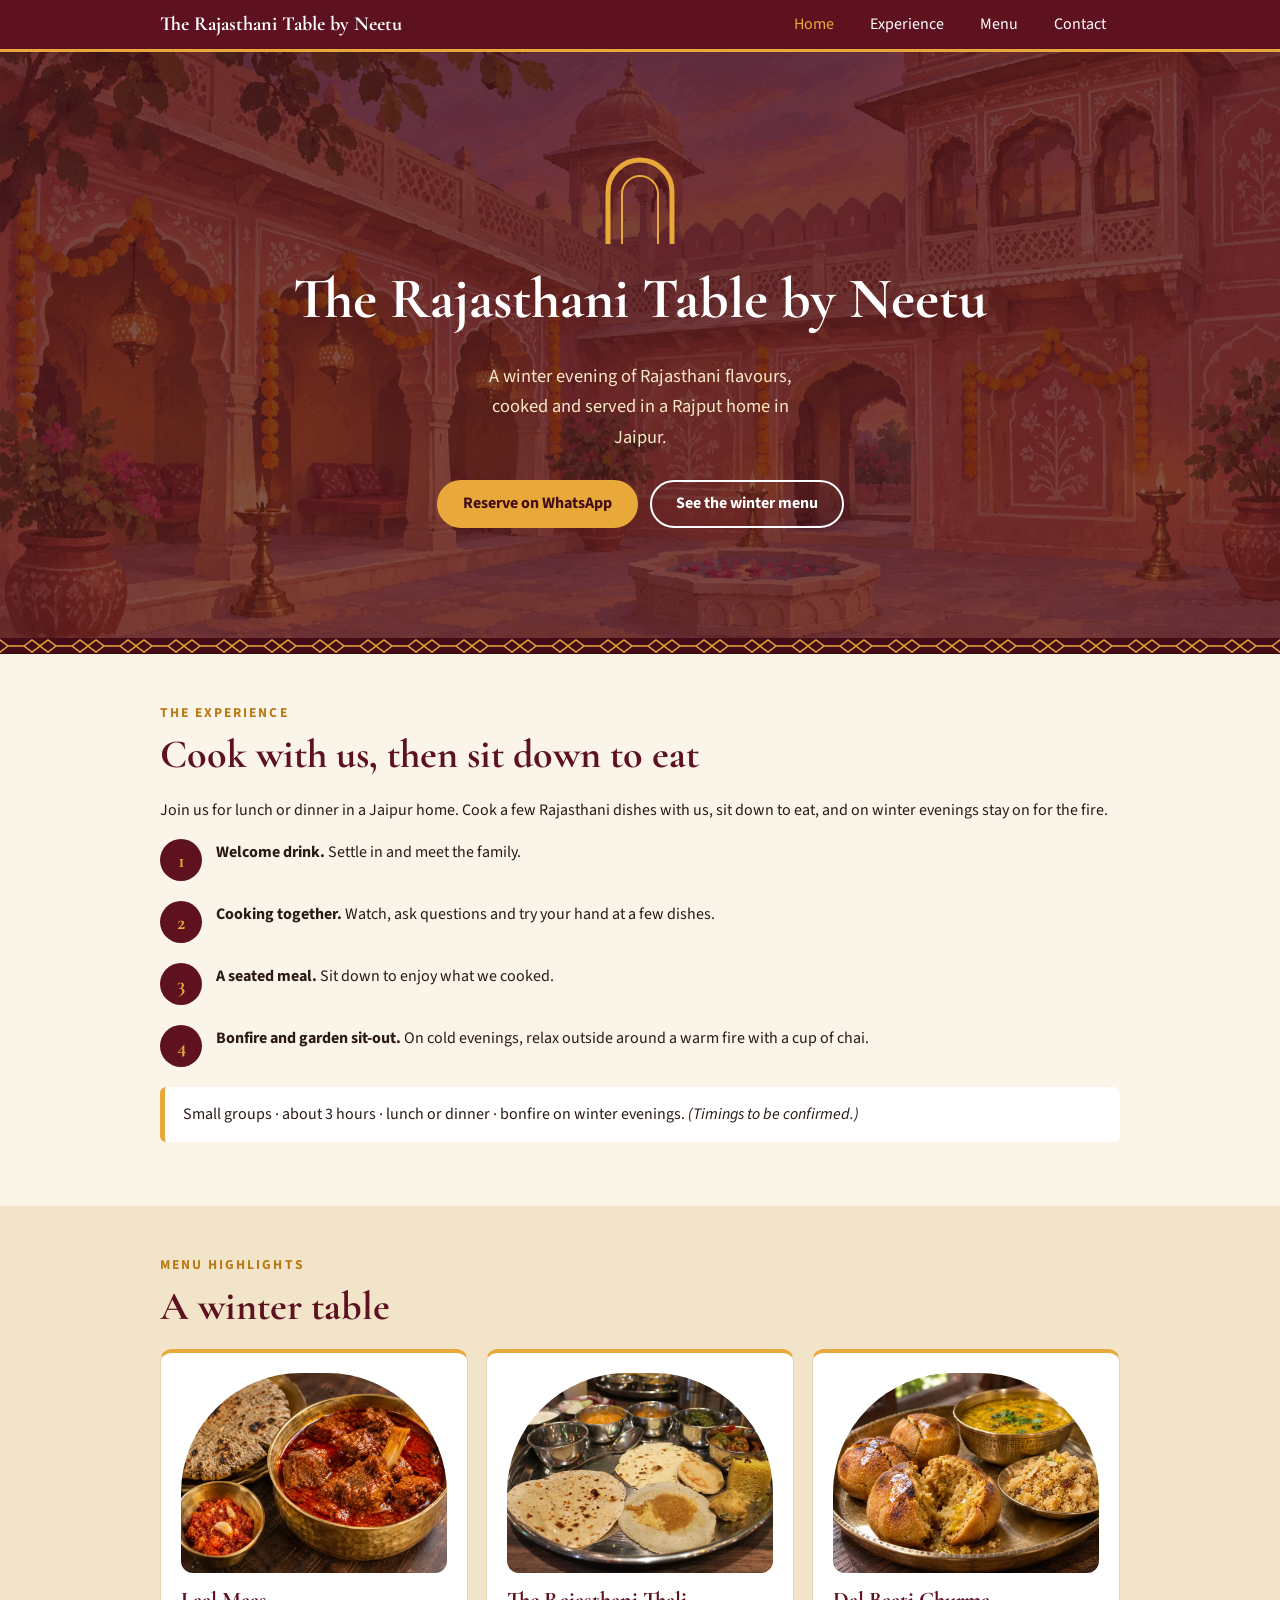
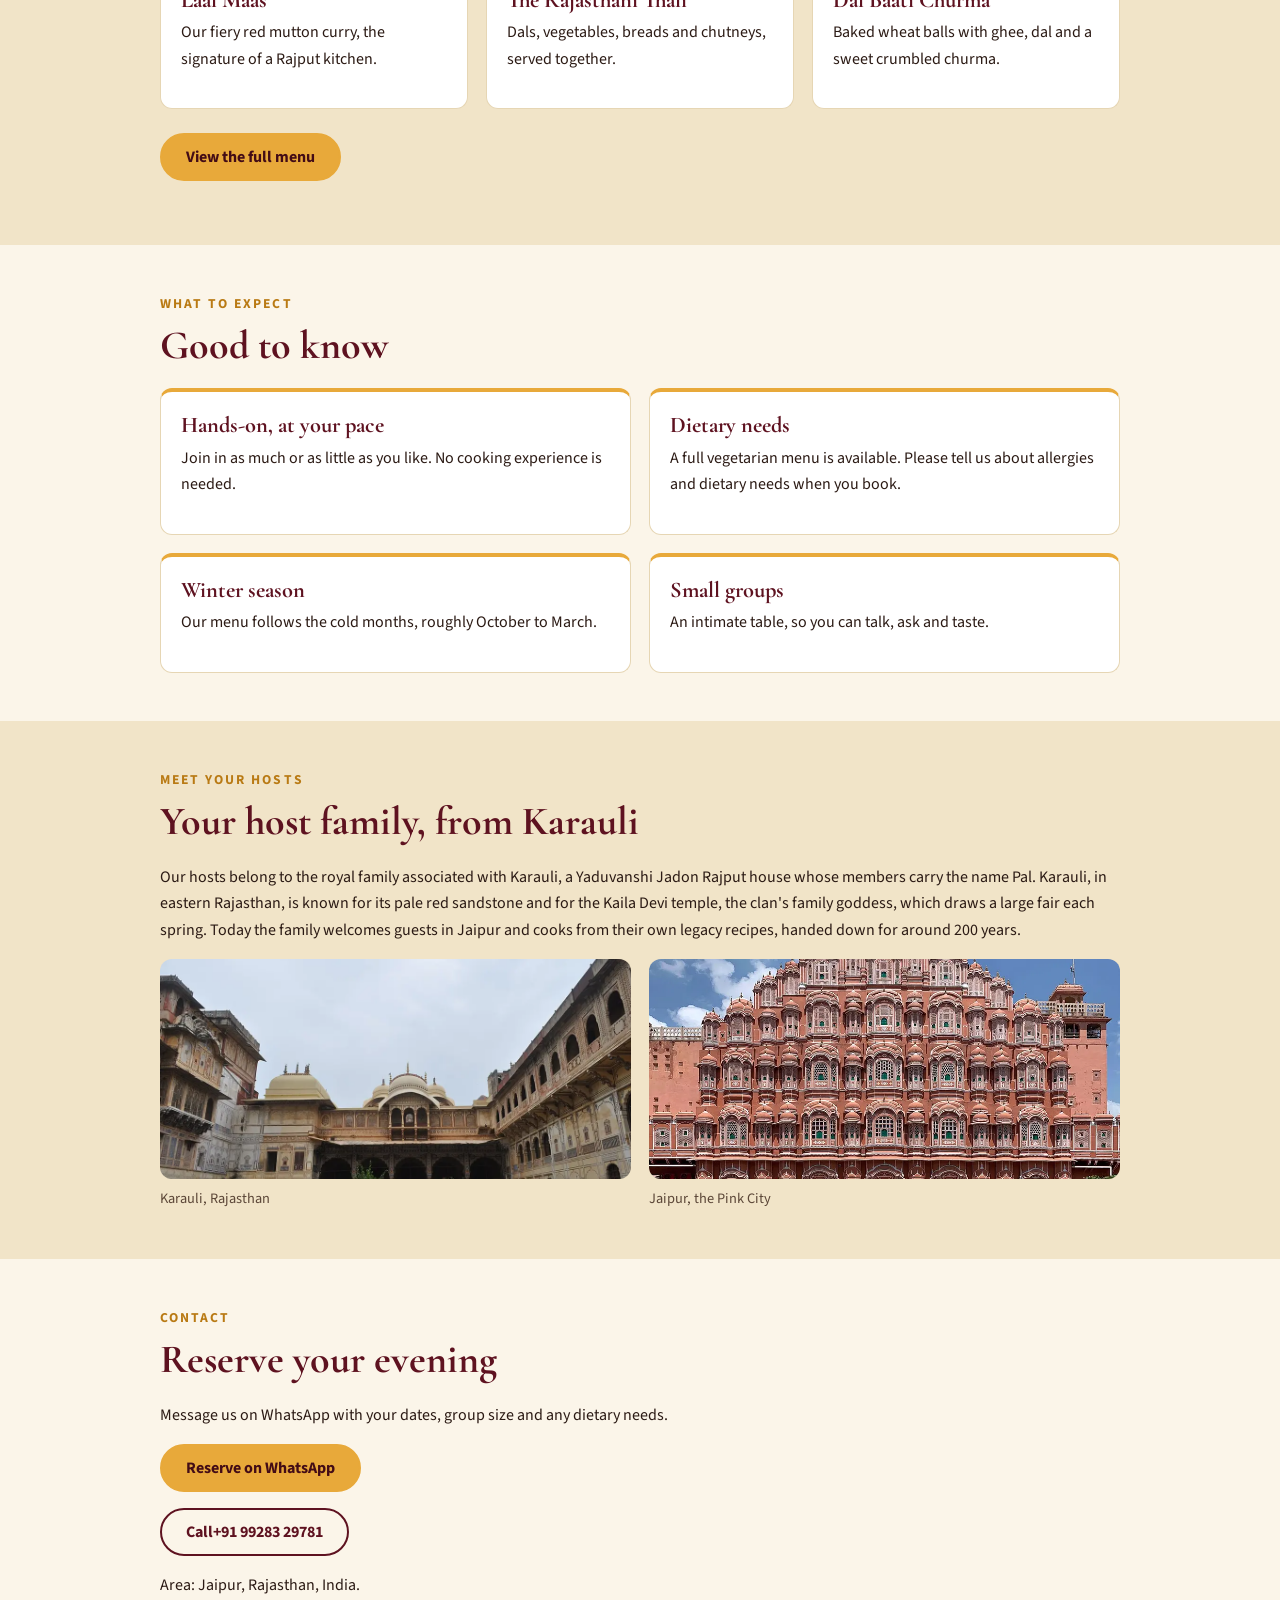
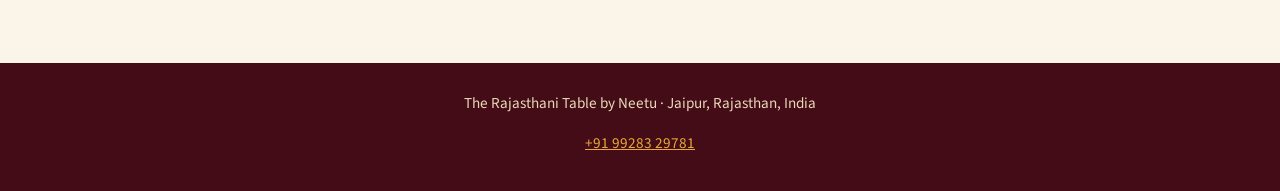
<file: index.html>
<!doctype html>
<html lang="en">
<head>
<meta charset="utf-8">
<meta name="viewport" content="width=device-width,initial-scale=1">
<title>The Rajasthani Table by Neetu | Rajasthani dining in a Jaipur home</title>
<meta name="description" content="A winter evening of Rajasthani flavours, cooked and served in a Rajput home in Jaipur. Cook together, then sit down to a seated meal.">
<meta property="og:type" content="website">
<meta property="og:title" content="The Rajasthani Table by Neetu">
<meta property="og:description" content="A winter evening of Rajasthani flavours, cooked and served in a Rajput home in Jaipur.">
<!-- TODO: add og:image (absolute https://<username>.github.io/<repo>/... URL) once a real photo exists -->
<meta name="twitter:card" content="summary">
<meta name="twitter:title" content="The Rajasthani Table by Neetu">
<meta name="twitter:description" content="A winter evening of Rajasthani flavours, cooked and served in a Rajput home in Jaipur.">
<meta name="theme-color" content="#5e1220">
<link rel="icon" href="assets/favicon.svg" type="image/svg+xml">
<link rel="preconnect" href="https://fonts.googleapis.com">
<link rel="preconnect" href="https://fonts.gstatic.com" crossorigin>
<link href="https://fonts.googleapis.com/css2?family=Cormorant+Garamond:wght@600;700&family=Source+Sans+3:wght@400;700&display=swap" rel="stylesheet">
<link rel="stylesheet" href="styles.css">
</head>
<body>
<a class="skip" href="#main">Skip to content</a>
<header><div class="wrap">
<a class="brand" href="index.html" data-site-name>The Rajasthani Table by Neetu</a>
<button class="nav-toggle" aria-expanded="false" aria-controls="nav" aria-label="Menu">&#9776;</button>
<nav id="nav" aria-label="Main">
<a href="index.html" aria-current="page">Home</a>
<a href="index.html#experience">Experience</a>
<a href="menu.html">Menu</a>
<a href="index.html#contact">Contact</a>
</nav></div></header>

<main id="main">
<section class="hero home"><div class="wrap">
<svg class="arch" width="84" height="100" viewBox="0 0 84 100" aria-hidden="true"><path d="M10 96V44a32 32 0 0 1 64 0v52" fill="none" stroke="#e8a93a" stroke-width="5"/><path d="M24 96V46a18 18 0 0 1 36 0v50" fill="none" stroke="#e8a93a" stroke-width="2"/></svg>
<h1 data-site-name>The Rajasthani Table by Neetu</h1>
<p class="tag">A winter evening of Rajasthani flavours, cooked and served in a Rajput home in Jaipur.</p>
<div class="btns"><a class="btn" data-wa href="https://wa.me/919928329781?text=Hello%2C%20I%27d%20like%20to%20reserve%20an%20evening%20at%20The%20Rajasthani%20Table.">Reserve on WhatsApp</a><a class="btn ghost" href="menu.html">See the winter menu</a></div>
<!-- Hero image (assets/hero.webp) is an AI-generated illustration of a generic Jaipur-style courtyard. TODO: replace with a real photo of the family's space -->
</div></section>
<div class="border" aria-hidden="true"></div>

<section id="experience"><div class="wrap">
<p class="eyebrow">The experience</p>
<h2>Cook with us, then sit down to eat</h2>
<p>Join us for lunch or dinner in a Jaipur home. Cook a few Rajasthani dishes with us, sit down to eat, and on winter evenings stay on for the fire.</p>
<ol class="steps">
<li><strong>Welcome drink.</strong> Settle in and meet the family.</li>
<li><strong>Cooking together.</strong> Watch, ask questions and try your hand at a few dishes.</li>
<li><strong>A seated meal.</strong> Sit down to enjoy what we cooked.</li>
<li><strong>Bonfire and garden sit-out.</strong> On cold evenings, relax outside around a warm fire with a cup of chai.</li>
</ol>
<!-- TODO: confirm duration (about 3 hours?), group size limit, lunch/dinner timings, and whether the bonfire is dinner-only -->
<p class="note">Small groups &middot; about 3 hours &middot; lunch or dinner &middot; bonfire on winter evenings. <em>(Timings to be confirmed.)</em></p>
</div></section>

<section class="alt"><div class="wrap">
<p class="eyebrow">Menu highlights</p>
<h2>A winter table</h2>
<div class="grid cols3">
<!-- laal maas image is AI-generated. TODO: replace with a real photo of the family's own dishes -->
<div class="card"><img src="assets/laalmaas.webp" width="900" height="675" loading="lazy" alt="Laal maas, a red mutton curry, in a brass bowl with bajra roti and garlic chutney"><h3>Laal Maas</h3><p>Our fiery red mutton curry, the signature of a Rajput kitchen.</p></div>
<div class="card"><img src="assets/thali.webp" width="900" height="600" loading="lazy" alt="A Rajasthani thali with small bowls, rotis and sides"><h3>The Rajasthani Thali</h3><p>Dals, vegetables, breads and chutneys, served together.</p></div>
<div class="card"><img src="assets/dalbaati.webp" width="900" height="675" loading="lazy" alt="Dal baati churma: baked wheat balls with ghee, dal and sweet churma"><h3>Dal Baati Churma</h3><p>Baked wheat balls with ghee, dal and a sweet crumbled churma.</p></div>
</div>
<p style="margin-top:24px"><a class="btn" href="menu.html">View the full menu</a></p>
</div></section>

<section><div class="wrap">
<p class="eyebrow">What to expect</p>
<h2>Good to know</h2>
<div class="grid cols2">
<div class="card"><h3>Hands-on, at your pace</h3><p>Join in as much or as little as you like. No cooking experience is needed.</p></div>
<div class="card"><h3>Dietary needs</h3><p>A full vegetarian menu is available. Please tell us about allergies and dietary needs when you book.</p></div>
<div class="card"><h3>Winter season</h3><p>Our menu follows the cold months, roughly October to March. <!-- TODO: confirm season dates --></p></div>
<div class="card"><h3>Small groups</h3><p>An intimate table, so you can talk, ask and taste.</p></div>
</div></div></section>

<section class="alt"><div class="wrap">
<p class="eyebrow">Meet your hosts</p>
<h2>Your host family, from Karauli</h2>
<!-- TODO: confirm with the family how they want to be described. Wording is based on public sources: Karauli's ruling house is a Yaduvanshi Jadon Rajput line, its members carry the name Pal, and its clan goddess is Kaila Devi. Sources differ on exact dates, so none are given. Add the family's own story if they wish. -->
<p>Our hosts belong to the royal family associated with Karauli, a Yaduvanshi Jadon Rajput house whose members carry the name Pal. Karauli, in eastern Rajasthan, is known for its pale red sandstone and for the Kaila Devi temple, the clan's family goddess, which draws a large fair each spring. Today the family welcomes guests in Jaipur and cooks from their own legacy recipes, handed down for around 200 years.</p>
<!-- TODO: the "200 years" claim comes from the owner; confirm the wording with the family before launch. -->
<!-- TODO: add a real, consented photo of the family -->
<div class="grid cols2">
<figure class="fig"><img src="assets/karauli.webp" width="1000" height="664" loading="lazy" alt="A courtyard of the City Palace in Karauli, Rajasthan"><figcaption>Karauli, Rajasthan</figcaption></figure>
<figure class="fig"><img src="assets/hawamahal.webp" width="900" height="675" loading="lazy" alt="The pink sandstone facade of Hawa Mahal in Jaipur"><figcaption>Jaipur, the Pink City</figcaption></figure>
</div>
</div></section>

<section id="contact"><div class="wrap">
<p class="eyebrow">Contact</p>
<h2>Reserve your evening</h2>
<p>Message us on WhatsApp with your dates, group size and any dietary needs.</p>
<p><a class="btn" data-wa href="https://wa.me/919928329781?text=Hello%2C%20I%27d%20like%20to%20reserve%20an%20evening%20at%20The%20Rajasthani%20Table.">Reserve on WhatsApp</a></p>
<p><a class="btn ghost" style="color:var(--maroon);border-color:var(--maroon)" data-tel href="tel:+919928329781">Call <span data-phone>+91 99283 29781</span></a></p>
<!-- TODO: add exact address and Google Maps link (do not guess an address) -->
<p>Area: Jaipur, Rajasthan, India.</p>
</div></section>
</main>

<footer><div class="wrap">
<p><span data-site-name>The Rajasthani Table by Neetu</span> &middot; Jaipur, Rajasthan, India</p>
<p><a data-tel href="tel:+919928329781" data-phone>+91 99283 29781</a></p>
</div></footer>
<div class="sticky"><a class="btn" data-wa href="https://wa.me/919928329781?text=Hello%2C%20I%27d%20like%20to%20reserve%20an%20evening%20at%20The%20Rajasthani%20Table.">Reserve on WhatsApp</a></div>
<script src="script.js"></script>
</body>
</html>
</file>
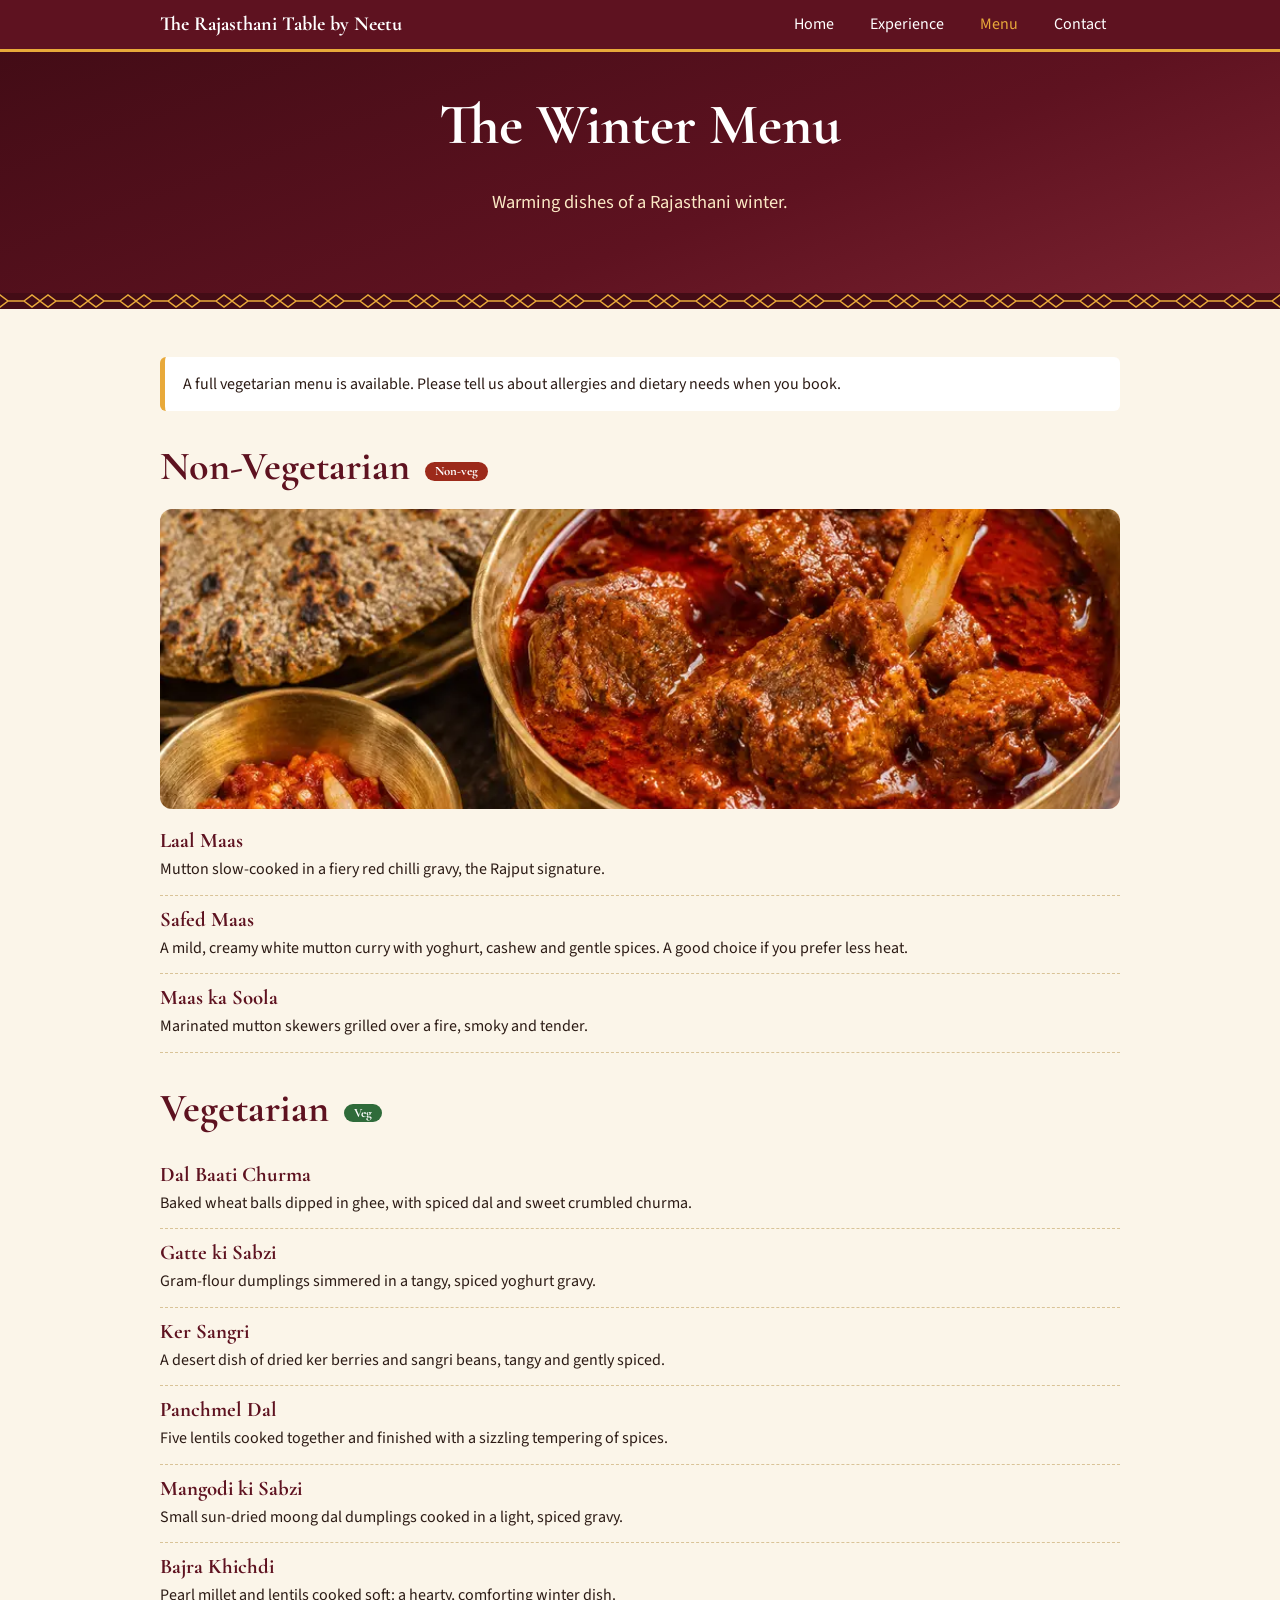
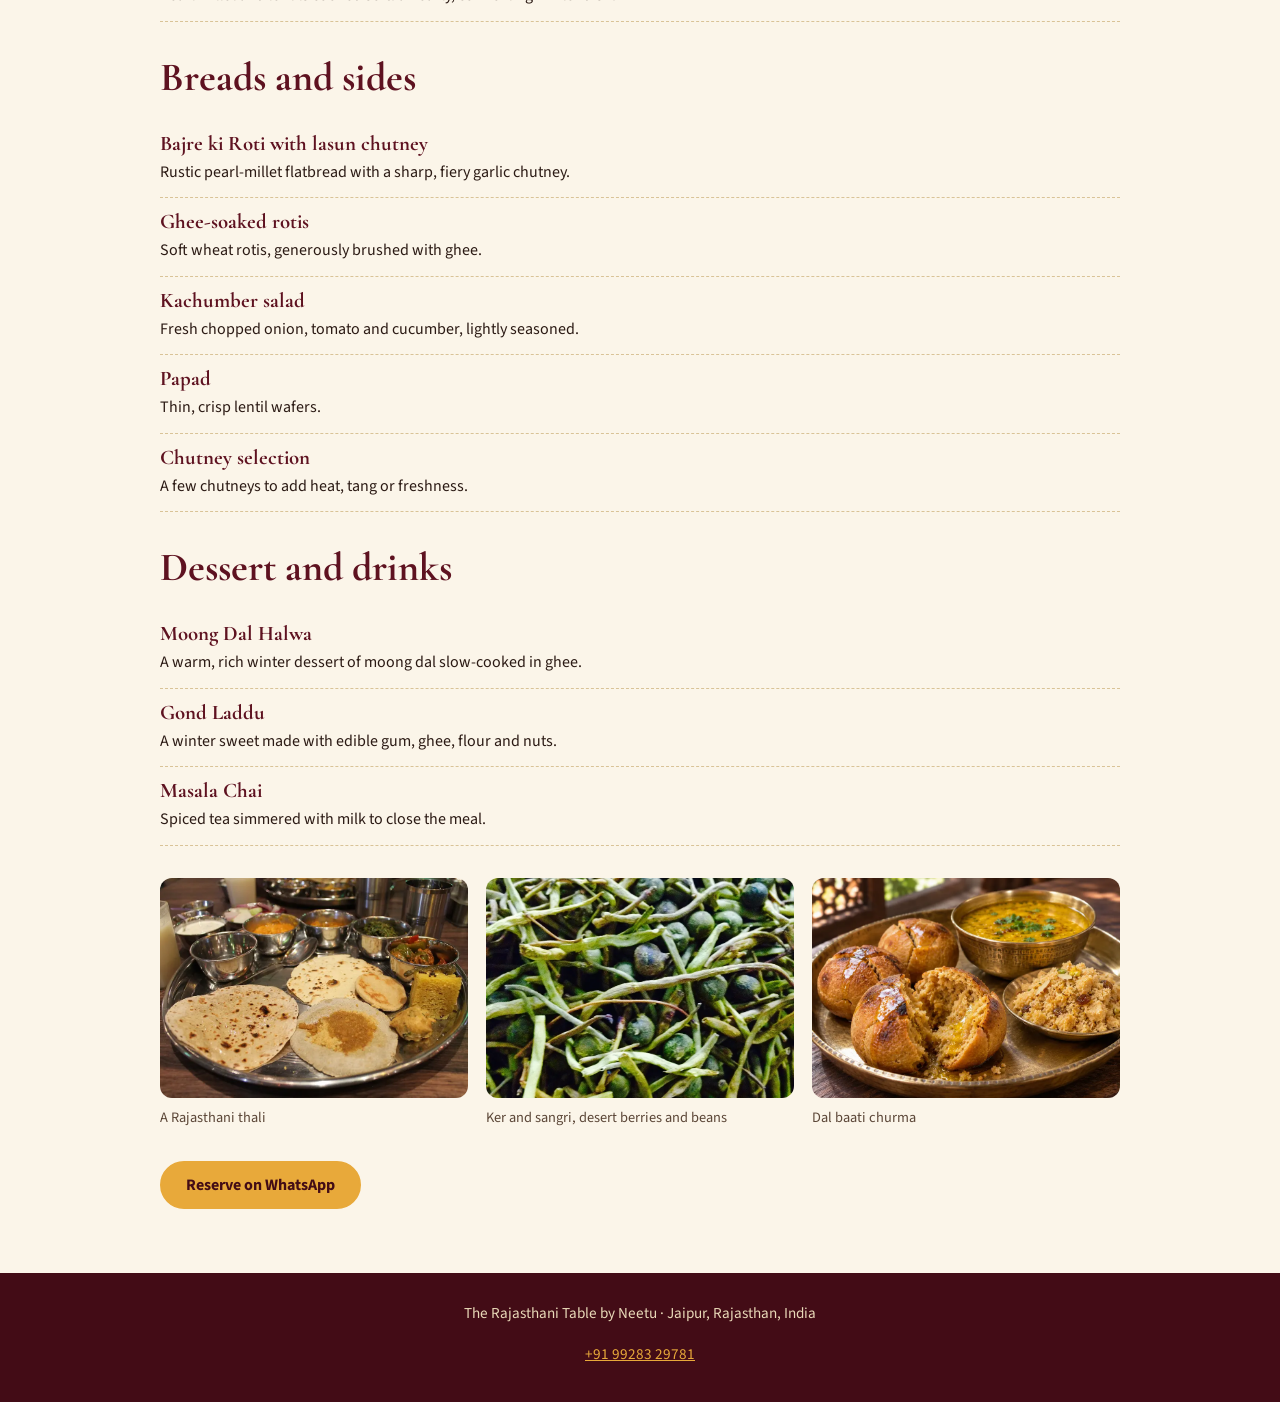
<file: menu.html>
<!doctype html>
<html lang="en">
<head>
<meta charset="utf-8">
<meta name="viewport" content="width=device-width,initial-scale=1">
<title>Winter Menu | The Rajasthani Table by Neetu</title>
<meta name="description" content="The winter Rajasthani menu at The Rajasthani Table by Neetu in Jaipur: laal maas, dal baati churma, gatte ki sabzi, ker sangri and more. Full vegetarian menu available.">
<meta property="og:type" content="website">
<meta property="og:title" content="Winter Menu | The Rajasthani Table by Neetu">
<meta property="og:description" content="Laal maas, dal baati churma, ker sangri and more. A full vegetarian menu is available.">
<meta name="twitter:card" content="summary">
<meta name="twitter:title" content="Winter Menu | The Rajasthani Table by Neetu">
<meta name="twitter:description" content="Laal maas, dal baati churma, ker sangri and more. A full vegetarian menu is available.">
<meta name="theme-color" content="#5e1220">
<link rel="icon" href="assets/favicon.svg" type="image/svg+xml">
<link rel="preconnect" href="https://fonts.googleapis.com">
<link rel="preconnect" href="https://fonts.gstatic.com" crossorigin>
<link href="https://fonts.googleapis.com/css2?family=Cormorant+Garamond:wght@600;700&family=Source+Sans+3:wght@400;700&display=swap" rel="stylesheet">
<link rel="stylesheet" href="styles.css">
</head>
<body>
<a class="skip" href="#main">Skip to content</a>
<header><div class="wrap">
<a class="brand" href="index.html" data-site-name>The Rajasthani Table by Neetu</a>
<button class="nav-toggle" aria-expanded="false" aria-controls="nav" aria-label="Menu">&#9776;</button>
<nav id="nav" aria-label="Main">
<a href="index.html">Home</a>
<a href="index.html#experience">Experience</a>
<a href="menu.html" aria-current="page">Menu</a>
<a href="index.html#contact">Contact</a>
</nav></div></header>

<main id="main">
<section class="hero" style="padding:40px 0 48px"><div class="wrap">
<h1>The Winter Menu</h1>
<!-- TODO: confirm final dishes with the family -->
<p class="tag">Warming dishes of a Rajasthani winter.</p>
</div></section>
<div class="border" aria-hidden="true"></div>

<section><div class="wrap">
<p class="note">A full vegetarian menu is available. Please tell us about allergies and dietary needs when you book.</p>

<h2 style="margin-top:32px">Non-Vegetarian <span class="badge nv">Non-veg</span></h2>
<!-- laal maas image is AI-generated. TODO: replace with a real photo of the family's own dish -->
<img class="dish-photo" src="assets/laalmaas.webp" width="900" height="675" loading="lazy" alt="Laal maas, a red mutton curry, in a brass bowl with bajra roti and garlic chutney">
<div class="dish"><h3>Laal Maas</h3><p>Mutton slow-cooked in a fiery red chilli gravy, the Rajput signature.</p></div>
<!-- TODO: confirm with the family that Safed Maas and Maas ka Soola are on the menu -->
<div class="dish"><h3>Safed Maas</h3><p>A mild, creamy white mutton curry with yoghurt, cashew and gentle spices. A good choice if you prefer less heat.</p></div>
<div class="dish"><h3>Maas ka Soola</h3><p>Marinated mutton skewers grilled over a fire, smoky and tender.</p></div>

<h2 style="margin-top:32px">Vegetarian <span class="badge v">Veg</span></h2>
<div class="dish"><h3>Dal Baati Churma</h3><p>Baked wheat balls dipped in ghee, with spiced dal and sweet crumbled churma.</p></div>
<div class="dish"><h3>Gatte ki Sabzi</h3><p>Gram-flour dumplings simmered in a tangy, spiced yoghurt gravy.</p></div>
<div class="dish"><h3>Ker Sangri</h3><p>A desert dish of dried ker berries and sangri beans, tangy and gently spiced.</p></div>
<div class="dish"><h3>Panchmel Dal</h3><p>Five lentils cooked together and finished with a sizzling tempering of spices.</p></div>
<div class="dish"><h3>Mangodi ki Sabzi</h3><p>Small sun-dried moong dal dumplings cooked in a light, spiced gravy.</p></div>
<div class="dish"><h3>Bajra Khichdi</h3><p>Pearl millet and lentils cooked soft: a hearty, comforting winter dish.</p></div>

<h2 style="margin-top:32px">Breads and sides</h2>
<div class="dish"><h3>Bajre ki Roti with lasun chutney</h3><p>Rustic pearl-millet flatbread with a sharp, fiery garlic chutney.</p></div>
<div class="dish"><h3>Ghee-soaked rotis</h3><p>Soft wheat rotis, generously brushed with ghee.</p></div>
<div class="dish"><h3>Kachumber salad</h3><p>Fresh chopped onion, tomato and cucumber, lightly seasoned.</p></div>
<div class="dish"><h3>Papad</h3><p>Thin, crisp lentil wafers.</p></div>
<div class="dish"><h3>Chutney selection</h3><p>A few chutneys to add heat, tang or freshness.</p></div>

<h2 style="margin-top:32px">Dessert and drinks</h2>
<div class="dish"><h3>Moong Dal Halwa</h3><p>A warm, rich winter dessert of moong dal slow-cooked in ghee.</p></div>
<div class="dish"><h3>Gond Laddu</h3><p>A winter sweet made with edible gum, ghee, flour and nuts.</p></div>
<div class="dish"><h3>Masala Chai</h3><p>Spiced tea simmered with milk to close the meal.</p></div>

<div class="grid cols3" style="margin-top:32px">
<figure class="fig"><img src="assets/thali.webp" width="900" height="600" loading="lazy" alt="A Rajasthani thali with small bowls, rotis and sides"><figcaption>A Rajasthani thali</figcaption></figure>
<figure class="fig"><img src="assets/kersangri.webp" width="900" height="1200" loading="lazy" alt="Fresh ker berries and sangri beans"><figcaption>Ker and sangri, desert berries and beans</figcaption></figure>
<figure class="fig"><img src="assets/dalbaati.webp" width="900" height="675" loading="lazy" alt="Dal baati churma: baked wheat balls with ghee, dal and sweet churma"><figcaption>Dal baati churma</figcaption></figure>
</div>
<p style="margin-top:32px"><a class="btn" data-wa href="https://wa.me/919928329781?text=Hello%2C%20I%27d%20like%20to%20reserve%20an%20evening%20at%20The%20Rajasthani%20Table.">Reserve on WhatsApp</a></p>
</div></section>
</main>

<footer><div class="wrap">
<p><span data-site-name>The Rajasthani Table by Neetu</span> &middot; Jaipur, Rajasthan, India</p>
<p><a data-tel href="tel:+919928329781" data-phone>+91 99283 29781</a></p>
</div></footer>
<div class="sticky"><a class="btn" data-wa href="https://wa.me/919928329781?text=Hello%2C%20I%27d%20like%20to%20reserve%20an%20evening%20at%20The%20Rajasthani%20Table.">Reserve on WhatsApp</a></div>
<script src="script.js"></script>
</body>
</html>
</file>
<file: styles.css>
:root{--maroon:#5e1220;--maroon-d:#430c16;--saffron:#e8a93a;--gold:#b97a14;--cream:#fbf5e9;--sand:#f1e4c8;--ink:#2b1a14;--green:#2f6b3a;--red:#9c2a1a}
*{box-sizing:border-box}
html{scroll-behavior:smooth}
body{margin:0;font:1rem/1.65 "Source Sans 3",system-ui,-apple-system,"Segoe UI",Roboto,sans-serif;color:var(--ink);background:var(--cream);padding-bottom:72px;overflow-x:hidden}
h1,h2,h3{font-family:"Cormorant Garamond",Georgia,"Times New Roman",serif;color:var(--maroon);line-height:1.15;margin:0 0 .5em}
h1{font-size:2.5rem}h2{font-size:2rem}h3{font-size:1.4rem}
p{margin:0 0 1em}
a{color:var(--maroon)}
:focus-visible{outline:3px solid var(--saffron);outline-offset:2px}
.skip{position:absolute;left:-999px}.skip:focus{left:8px;top:8px;background:#fff;padding:8px;z-index:99}
.wrap{max-width:1000px;margin:0 auto;padding:0 20px}
header{background:var(--maroon);color:#fff;position:sticky;top:0;z-index:20;border-bottom:3px solid var(--saffron)}
.bar{display:flex;align-items:center;justify-content:space-between;min-height:60px}
.brand{font-family:"Cormorant Garamond",Georgia,serif;font-size:1.25rem;font-weight:700;color:#fff;text-decoration:none;padding:8px 0}
.nav-toggle{min-width:44px;min-height:44px;background:none;border:1px solid var(--saffron);color:#fff;font-size:1.4rem;border-radius:6px;cursor:pointer}
nav{display:none;width:100%}
nav.open{display:block}
nav a{display:block;color:#fff;text-decoration:none;padding:12px 4px;min-height:44px;border-top:1px solid #ffffff30}
nav a[aria-current]{color:var(--saffron)}
header .wrap{display:flex;flex-wrap:wrap;align-items:center;justify-content:space-between}
.btn{display:inline-flex;align-items:center;justify-content:center;min-height:48px;padding:0 24px;border-radius:999px;font-weight:700;text-decoration:none;background:var(--saffron);color:var(--maroon-d);border:2px solid var(--saffron)}
.btn:hover{background:#f3bb55}
.btn.ghost{background:transparent;color:#fff;border-color:#fff}
.hero{background:linear-gradient(160deg,var(--maroon-d),var(--maroon) 60%,#7b2230);color:#fff;text-align:center;padding:56px 0 72px;position:relative}
.hero h1{color:#fff}
.hero p.tag{font-size:1.15rem;max-width:34ch;margin:0 auto 1.5em;color:#fbe9c5}
.hero .arch{width:84px;height:auto;margin:0 auto 18px;display:block}
.hero .btns{display:flex;flex-direction:column;gap:12px;align-items:center}
.border{height:16px;background:url(assets/pattern.svg) repeat-x center;background-color:var(--maroon-d)}
section{padding:48px 0}
section.alt{background:var(--sand)}
.eyebrow{text-transform:uppercase;letter-spacing:.15em;font-size:.85rem;color:var(--gold);font-weight:700;margin-bottom:.5em}
.grid{display:grid;gap:18px}
.card{background:#fff;border:1px solid #e6d6b4;border-top:4px solid var(--saffron);border-radius:12px 12px 12px 12px;padding:20px}
.card h3{margin-bottom:.3em}
.ph{display:flex;align-items:flex-end;min-height:180px;border-radius:120px 120px 12px 12px;background:linear-gradient(135deg,#7b2230,#b3541e 60%,#e8a93a);color:#fff;padding:16px;font-size:.95rem;margin:0 0 14px}
.ph span{background:#0006;padding:2px 10px;border-radius:6px}
.steps{counter-reset:s;list-style:none;padding:0;margin:0}
.steps li{counter-increment:s;padding-left:56px;position:relative;margin-bottom:18px;min-height:44px}
.steps li::before{content:counter(s);position:absolute;left:0;top:0;width:42px;height:42px;border-radius:50%;background:var(--maroon);color:var(--saffron);font:700 1.3rem "Cormorant Garamond",Georgia,serif;display:flex;align-items:center;justify-content:center}
.dish{border-bottom:1px dashed #d9c397;padding:12px 0}
.dish:last-child{border:0}
.dish h3{margin:0;font-size:1.3rem}
.dish p{margin:.2em 0 0}
.badge{display:inline-block;font-size:.8rem;font-weight:700;padding:2px 10px;border-radius:999px;color:#fff;vertical-align:middle;margin-left:6px}
.badge.nv{background:var(--red)}.badge.v{background:var(--green)}
.note{background:#fff;border-left:5px solid var(--saffron);padding:14px 18px;border-radius:6px}
footer{background:var(--maroon-d);color:#e9d9b8;text-align:center;padding:28px 0 20px;font-size:.95rem}
footer a{color:var(--saffron)}
.sticky{position:fixed;left:0;right:0;bottom:0;z-index:30;background:var(--maroon-d);padding:10px 16px;border-top:2px solid var(--saffron)}
.sticky .btn{width:100%}
@media(min-width:700px){
 body{padding-bottom:0}.sticky{display:none}
 h1{font-size:3.6rem}h2{font-size:2.5rem}
 .nav-toggle{display:none}
 nav{display:flex!important;width:auto;gap:8px}
 nav a{border:0;padding:0 14px;display:flex;align-items:center}
 .hero .btns{flex-direction:row;justify-content:center}
 .cols3{grid-template-columns:repeat(3,1fr)}.cols2{grid-template-columns:1fr 1fr}
 .hero{padding:96px 0 110px}
}
@media(prefers-reduced-motion:reduce){html{scroll-behavior:auto}*{transition:none!important;animation:none!important}}

/* photos */
.hero.home{background:linear-gradient(rgba(67,12,22,.74),rgba(67,12,22,.66)),url(assets/hero.webp) center/cover #5e1220}
.card img,.fig img{display:block;width:100%;height:200px;object-fit:cover;margin:0 0 14px}
.card img{border-radius:120px 120px 12px 12px}
.fig{margin:0}.fig img{border-radius:12px;height:220px;margin-bottom:8px}
.fig figcaption,.credits{font-size:.9rem;color:#5b4637}
.credits{color:#e9d9b8;max-width:70ch;margin:14px auto 0;font-size:.85rem}
.credits a{color:#f3c36b}
.dish-photo{width:100%;max-height:300px;object-fit:cover;border-radius:12px;margin:0 0 8px;display:block}
</file>
